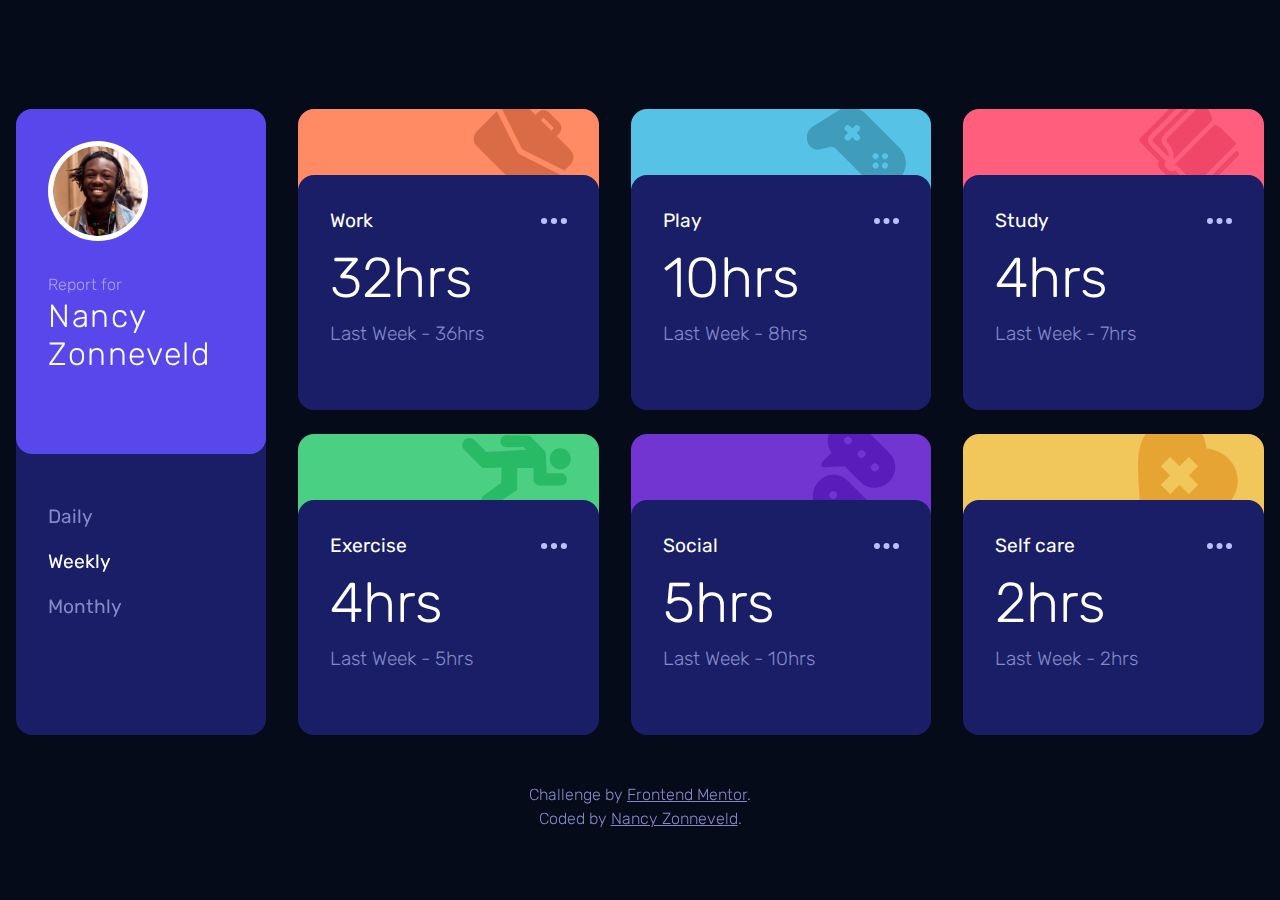
<file: index.html>
<!DOCTYPE html>
<html>

<head>
  <meta charset="UTF-8">
  <meta name="viewport" content="width=device-width, initial-scale=1.0">
  <!-- displays site properly based on user's device -->

  <link rel="icon" type="image/png" sizes="32x32" href="./images/favicon-32x32.png">


  <link rel="preconnect" href="https://fonts.googleapis.com">
  <link rel="preconnect" href="https://fonts.gstatic.com" crossorigin>
  <link href="https://fonts.googleapis.com/css2?family=Rubik:ital,wght@0,300..900;1,300..900&display=swap"
    rel="stylesheet">

  <link rel="stylesheet" type="text/css" href="reset.css" />
  <link rel="stylesheet" type="text/css" href="style.css" />


  <title>Frontend Mentor | Time tracking dashboard</title>

</head>

<body>

  <div class="desktop-container">

    <div class="list">

      <div class="first-card person">
        <div class="cover-person">
          <img src="image-jeremy.png" alt="profile photo of the user"></img>
          <div class="report-info">
            <p class="report">Report for</p>
            <p class="name">Nancy Zonneveld</p>
          </div>
        </div>
        <div class="info-person">

          <a href="daily.html">Daily</a>
          <a href="#" class="active">Weekly</a>
          <a href="monthly.html">Monthly</a>

        </div>
      </div>


      <div class="card work">
        <div class="cover">
          <img src="icon-work.svg"></img>
        </div>
        <div class="card-info">
          <div class="first-group">
            <div class="activity">
              <h1>Work</h1>
            </div>
            <div class="icon"><a href=""><img src="icon-ellipsis.svg" alt="more info"></a></div>
          </div>
          <div class="second-group">
            <div class="hours">32hrs</div>
            <div class="previous">Last Week - 36hrs</div>
          </div>
        </div>
      </div>


      <div class="card play">
        <div class="cover">
          <img src="icon-play.svg"></img>
        </div>
        <div class="card-info">
          <div class="first-group">
            <div class="activity">
              <h1>Play</h1>
            </div>
            <div class="icon"><a href=""><img src="icon-ellipsis.svg" alt="more info"></a></div>
          </div>
          <div class="second-group">
            <div class="hours">10hrs</div>
            <div class="previous">Last Week - 8hrs</div>
          </div>
        </div>
      </div>

      <div class="card study">
        <div class="cover">
          <img src="icon-study.svg"></img>
        </div>
        <div class="card-info">
          <div class="first-group">
            <div class="activity">
              <h1>Study</h1>
            </div>
            <div class="icon"><a href=""><img src="icon-ellipsis.svg" alt="more info"></a></div>
          </div>
          <div class="second-group">
            <div class="hours">4hrs</div>
            <div class="previous">Last Week - 7hrs</div>
          </div>
        </div>
      </div>

      <div class="card exercise">
        <div class="cover">
          <img src="icon-exercise.svg"></img>
        </div>
        <div class="card-info">
          <div class="first-group">
            <div class="activity">
              <h1>Exercise</h1>
            </div>
            <div class="icon"><a href=""><img src="icon-ellipsis.svg" alt="more info"></a></div>
          </div>
          <div class="second-group">
            <div class="hours">4hrs</div>
            <div class="previous">Last Week - 5hrs</div>
          </div>
        </div>
      </div>



      <div class="card social">
        <div class="cover">
          <img src="icon-social.svg"></img>
        </div>
        <div class="card-info">
          <div class="first-group">
            <div class="activity">
              <h1>Social</h1>
            </div>
            <div class="icon"><a href=""><img src="icon-ellipsis.svg" alt="more info"></a></div>
          </div>
          <div class="second-group">
            <div class="hours">5hrs</div>
            <div class="previous">Last Week - 10hrs</div>
          </div>
        </div>
      </div>

      <div class="card selfcare">
        <div class="cover">
          <img src="icon-self-care.svg"></img>
        </div>
        <div class="card-info">
          <div class="first-group">
            <div class="activity">
              <h1>Self care</h1>
            </div>
            <div class="icon"><a href=""><img src="icon-ellipsis.svg" alt="more info"></a></div>
          </div>
          <div class="second-group">
            <div class="hours">2hrs</div>
            <div class="previous">Last Week - 2hrs</div>
          </div>
        </div>
      </div>
    </div>

    <div class="attribution">
      <p>Challenge by <a href="https://www.frontendmentor.io?ref=challenge" target="_blank">Frontend Mentor</a>.</p>
      <p>Coded by <a href="https://www.webbannerlatenmaken.nl">Nancy Zonneveld</a>.</p>
    </div>

  </div>

</body>

</html>
</file>
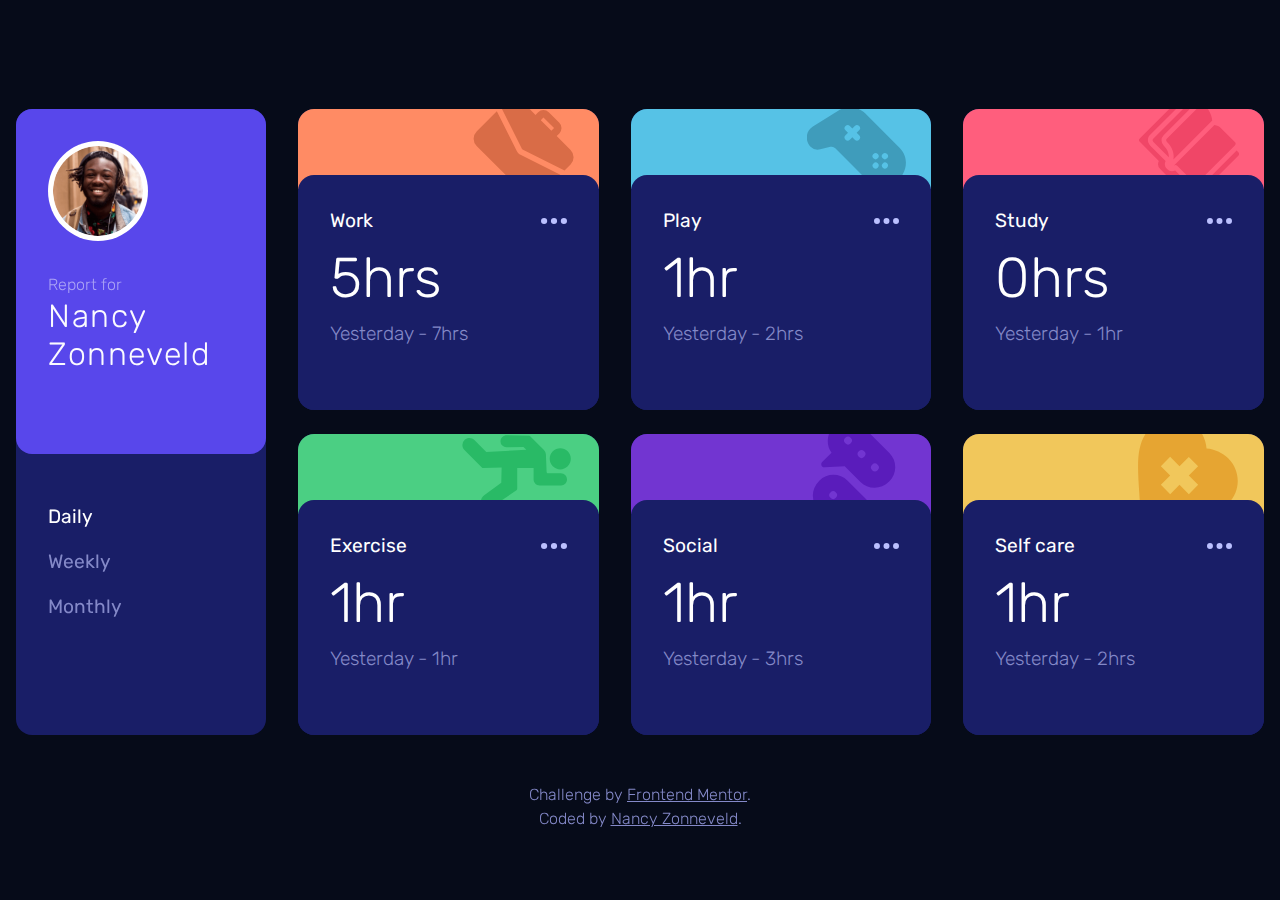
<file: daily.html>
<!DOCTYPE html>
<html>

<head>
  <meta charset="UTF-8">
  <meta name="viewport" content="width=device-width, initial-scale=1.0">
  <!-- displays site properly based on user's device -->

  <link rel="icon" type="image/png" sizes="32x32" href="./images/favicon-32x32.png">


  <link rel="preconnect" href="https://fonts.googleapis.com">
  <link rel="preconnect" href="https://fonts.gstatic.com" crossorigin>
  <link href="https://fonts.googleapis.com/css2?family=Rubik:ital,wght@0,300..900;1,300..900&display=swap"
    rel="stylesheet">

  <link rel="stylesheet" type="text/css" href="reset.css" />
  <link rel="stylesheet" type="text/css" href="style.css" />


  <title>Frontend Mentor | Time tracking dashboard</title>

</head>

<body>

  <div class="desktop-container">

    <div class="list">

      <div class="first-card person">
        <div class="cover-person">
          <img src="image-jeremy.png" alt="profile photo of the user"></img>
          <div class="report-info">
            <p class="report">Report for</p>
            <p class="name">Nancy Zonneveld</p>
          </div>
        </div>
        <div class="info-person">

          <a href="#" class="active">Daily</a>
          <a href="index.html">Weekly</a>
          <a href="monthly.html">Monthly</a>

        </div>
      </div>


      <div class="card work">
        <div class="cover">
          <img src="icon-work.svg"></img>
        </div>
        <div class="card-info">
          <div class="first-group">
            <div class="activity">
              <h1>Work</h1>
            </div>
            <div class="icon"><a href=""><img src="icon-ellipsis.svg" alt="more info"></a></div>
          </div>
          <div class="second-group">
            <div class="hours">5hrs</div>
            <div class="previous">Yesterday - 7hrs</div>
          </div>
        </div>
      </div>


      <div class="card play">
        <div class="cover">
          <img src="icon-play.svg"></img>
        </div>
        <div class="card-info">
          <div class="first-group">
            <div class="activity">
              <h1>Play</h1>
            </div>
            <div class="icon"><a href=""><img src="icon-ellipsis.svg" alt="more info"></a></div>
          </div>
          <div class="second-group">
            <div class="hours">1hr</div>
            <div class="previous">Yesterday - 2hrs</div>
          </div>
        </div>
      </div>

      <div class="card study">
        <div class="cover">
          <img src="icon-study.svg"></img>
        </div>
        <div class="card-info">
          <div class="first-group">
            <div class="activity">
              <h1>Study</h1>
            </div>
            <div class="icon"><a href=""><img src="icon-ellipsis.svg" alt="more info"></a></div>
          </div>
          <div class="second-group">
            <div class="hours">0hrs</div>
            <div class="previous">Yesterday - 1hr</div>
          </div>
        </div>
      </div>

      <div class="card exercise">
        <div class="cover">
          <img src="icon-exercise.svg"></img>
        </div>
        <div class="card-info">
          <div class="first-group">
            <div class="activity">
              <h1>Exercise</h1>
            </div>
            <div class="icon"><a href=""><img src="icon-ellipsis.svg" alt="more info"></a></div>
          </div>
          <div class="second-group">
            <div class="hours">1hr</div>
            <div class="previous">Yesterday - 1hr</div>
          </div>
        </div>
      </div>



      <div class="card social">
        <div class="cover">
          <img src="icon-social.svg"></img>
        </div>
        <div class="card-info">
          <div class="first-group">
            <div class="activity">
              <h1>Social</h1>
            </div>
            <div class="icon"><a href=""><img src="icon-ellipsis.svg" alt="more info"></a></div>
          </div>
          <div class="second-group">
            <div class="hours">1hr</div>
            <div class="previous">Yesterday - 3hrs</div>
          </div>
        </div>
      </div>

      <div class="card selfcare">
        <div class="cover">
          <img src="icon-self-care.svg"></img>
        </div>
        <div class="card-info">
          <div class="first-group">
            <div class="activity">
              <h1>Self care</h1>
            </div>
            <div class="icon"><a href=""><img src="icon-ellipsis.svg" alt="more info"></a></div>
          </div>
          <div class="second-group">
            <div class="hours">1hr</div>
            <div class="previous">Yesterday - 2hrs</div>
          </div>
        </div>
      </div>
    </div>

    <div class="attribution">
      <p>Challenge by <a href="https://www.frontendmentor.io?ref=challenge" target="_blank">Frontend Mentor</a>.</p>
      <p>Coded by <a href="https://www.webbannerlatenmaken.nl">Nancy Zonneveld</a>.</p>
    </div>

  </div>

</body>

</html>
</file>
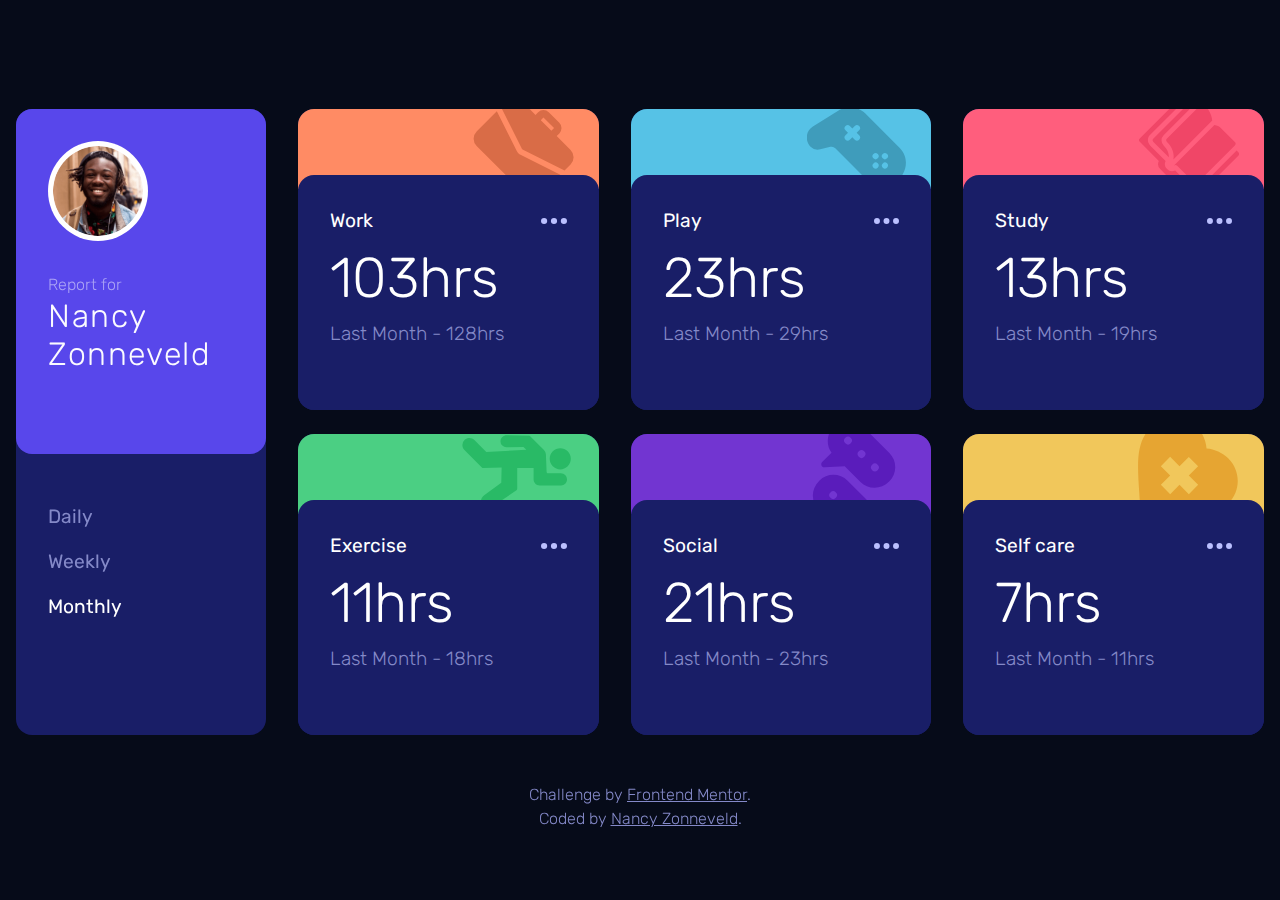
<file: monthly.html>
<!DOCTYPE html>
<html>

<head>
  <meta charset="UTF-8">
  <meta name="viewport" content="width=device-width, initial-scale=1.0">
  <!-- displays site properly based on user's device -->

  <link rel="icon" type="image/png" sizes="32x32" href="./images/favicon-32x32.png">


  <link rel="preconnect" href="https://fonts.googleapis.com">
  <link rel="preconnect" href="https://fonts.gstatic.com" crossorigin>
  <link href="https://fonts.googleapis.com/css2?family=Rubik:ital,wght@0,300..900;1,300..900&display=swap"
    rel="stylesheet">

  <link rel="stylesheet" type="text/css" href="reset.css" />
  <link rel="stylesheet" type="text/css" href="style.css" />


  <title>Frontend Mentor | Time tracking dashboard</title>

</head>

<body>

  <div class="desktop-container">

    <div class="list">

      <div class="first-card person">
        <div class="cover-person">
          <img src="image-jeremy.png" alt="profile photo of the user"></img>
          <div class="report-info">
            <p class="report">Report for</p>
            <p class="name">Nancy Zonneveld</p>
          </div>
        </div>
        <div class="info-person">

          <a href="daily.html">Daily</a>
          <a href="index.html">Weekly</a>
          <a href="#" class="active">Monthly</a>

        </div>
      </div>


      <div class="card work">
        <div class="cover">
          <img src="icon-work.svg"></img>
        </div>
        <div class="card-info">
          <div class="first-group">
            <div class="activity">
              <h1>Work</h1>
            </div>
            <div class="icon"><a href=""><img src="icon-ellipsis.svg" alt="more info"></a></div>
          </div>
          <div class="second-group">
            <div class="hours">103hrs</div>
            <div class="previous">Last Month - 128hrs</div>
          </div>
        </div>
      </div>


      <div class="card play">
        <div class="cover">
          <img src="icon-play.svg"></img>
        </div>
        <div class="card-info">
          <div class="first-group">
            <div class="activity">
              <h1>Play</h1>
            </div>
            <div class="icon"><a href=""><img src="icon-ellipsis.svg" alt="more info"></a></div>
          </div>
          <div class="second-group">
            <div class="hours">23hrs</div>
            <div class="previous">Last Month - 29hrs</div>
          </div>
        </div>
      </div>

      <div class="card study">
        <div class="cover">
          <img src="icon-study.svg"></img>
        </div>
        <div class="card-info">
          <div class="first-group">
            <div class="activity">
              <h1>Study</h1>
            </div>
            <div class="icon"><a href=""><img src="icon-ellipsis.svg" alt="more info"></a></div>
          </div>
          <div class="second-group">
            <div class="hours">13hrs</div>
            <div class="previous">Last Month - 19hrs</div>
          </div>
        </div>
      </div>

      <div class="card exercise">
        <div class="cover">
          <img src="icon-exercise.svg"></img>
        </div>
        <div class="card-info">
          <div class="first-group">
            <div class="activity">
              <h1>Exercise</h1>
            </div>
            <div class="icon"><a href=""><img src="icon-ellipsis.svg" alt="more info"></a></div>
          </div>
          <div class="second-group">
            <div class="hours">11hrs</div>
            <div class="previous">Last Month - 18hrs</div>
          </div>
        </div>
      </div>



      <div class="card social">
        <div class="cover">
          <img src="icon-social.svg"></img>
        </div>
        <div class="card-info">
          <div class="first-group">
            <div class="activity">
              <h1>Social</h1>
            </div>
            <div class="icon"><a href=""><img src="icon-ellipsis.svg" alt="more info"></a></div>
          </div>
          <div class="second-group">
            <div class="hours">21hrs</div>
            <div class="previous">Last Month - 23hrs</div>
          </div>
        </div>
      </div>

      <div class="card selfcare">
        <div class="cover">
          <img src="icon-self-care.svg"></img>
        </div>
        <div class="card-info">
          <div class="first-group">
            <div class="activity">
              <h1>Self care</h1>
            </div>
            <div class="icon"><a href=""><img src="icon-ellipsis.svg" alt="more info"></a></div>
          </div>
          <div class="second-group">
            <div class="hours">7hrs</div>
            <div class="previous">Last Month - 11hrs</div>
          </div>
        </div>
      </div>
    </div>

    <div class="attribution">
      <p>Challenge by <a href="https://www.frontendmentor.io?ref=challenge" target="_blank">Frontend Mentor</a>.</p>
      <p>Coded by <a href="https://www.webbannerlatenmaken.nl">Nancy Zonneveld</a>.</p>
    </div>

  </div>
</body>

</html>
</file>
<file: style.css>
body {
  font-family: Rubik, sans-serif;
  font-weight: 300;
  color: white;
  background-color: hsl(224deg 63% 6% / 100%);

  --light-purple: hsl(235deg 38% 65% / 100%);
  --dark-purple: hsl(236deg 61% 25% / 100%);
  --width-card: max(300px, 80vw);
  --width-card-medium: max(310px, 96%);
  --width-card-desktop: clamp(220px, 100%, 400px);
}

.list {
  display: grid;
  grid-auto-flow: row;
  margin-bottom: 3rem;

  /* Eerste kaartje */
  grid-template-rows: fit-content;
  margin-top: 2.5rem;

  /* Alle volgende kaartjes */
  grid-auto-rows: fit-content;
  row-gap: 1.5rem;
  justify-items: center;

}

.card {
  background-color: var(--dark-purple);
  width: var(--width-card);
  border-radius: 1rem;
}

.card .cover {
  display: flex;
  justify-content: flex-end;
  height: 80px;
  width: 100%;
  border-radius: 1rem 1rem 0 0;
  overflow: hidden;
  margin-bottom: 1rem;
}

.card .cover img {
  height: 135px;
  width: auto;
  object-fit: cover;
  margin-top: -17px;
  margin-right: 0.5rem;

}

.card-info {
  display: flex;
  flex-direction: column;
  justify-content: flex-start;
  padding: 2rem 1rem;
  background-color: var(--dark-purple);
  border-radius: 1rem;
  width: max(300px, 80vw);
  margin-top: -30px;
  z-index: 1;
  position: relative;
}

/* Dat hier relative moest heb ik van ChatGPT. 
Ik ga nog even een extra video over position kijken, want dat had ik niet snel zelf verzonnen.*/

.card .first-group,
.card .second-group {
  display: flex;
  flex-direction: row;
  justify-content: space-between;
  align-items: center;
}

.card .activity h1 {
  margin: 0;
  font-size: 1.2em;
  font-weight: 400;
}

.card .previous {
  font-size: 1.2em;
  color: var(--light-purple);
  text-align: right;
  padding-left: 0.5em;
}

.card .icon img {
  height: 6px;
  width: auto;
}

.card .hours {
  font-size: 2.5em;
}


.work .cover {
  background-color: #ff8b64;
}

.play .cover {
  background-color: #56c2e6;
}

.study .cover {
  background-color: #ff5e7d;
}

.exercise .cover {
  background-color: #4bcf83;
}

.exercise .cover img {
  height: 100px;
  margin-top: 0;
}

.social .cover {
  background-color: #7235d1;
}

.social .cover img {
  height: 200px;
  margin-top: -35px;
}


.selfcare .cover {
  background-color: #f1c75b;
}

.selfcare .cover img {
  margin-top: -30px;
}


/* eerste kaartje */

.first-card {
  background-color: var(--dark-purple);
  width: var(--width-card);
  border-radius: 1rem;
}

.cover-person {
  display: flex;
  align-items: center;
  background-color: hsl(246deg 80% 60% / 100%);
  border-radius: 1rem;
  padding-top: 2rem;
  padding-bottom: 2rem;
  width: 100%;
}

.cover-person img {
  width: 100px;
  margin-right: 1.2rem;
  margin-left: 1rem;
  padding: 5px;

  /* border gemaakt met padding anders heb je een anti-alias probleem */
  background-color: white;
  border-radius: 50%;
}

.report {
  color: hsl(246deg 80% 80% / 100%);
}

/* width is nodig om overflow breakword uit reset css te laten werken bij een lange achternaam */
.report-info {
  width: calc(var(--width-card) - 130px);
}


.name {
  color: #fbfaff;
  font-size: 1.5em;
  letter-spacing: .1rem;
  line-height: 1.1em;
  padding-right: 0.5rem;
}

.info-person {
  display: flex;
  justify-content: space-around;
  margin-top: 1.2rem;
  margin-bottom: 1.2rem;
  font-size: 1.3em;
  color: var(--light-purple);
  font-weight: 400;
  border-radius: 1em;
}

.info-person a {
  color: var(--light-purple);
  text-decoration: none;
}

.info-person a:hover {
  color: white;
}

.info-person .active {
  color: white;
  cursor: default;
}

.card-info:hover {
  background-color: hsl(236deg 45% 30% / 100%);
  cursor: pointer;
}

.card-info:hover .icon {
  animation: pulse 2s infinite;
}

@keyframes pulse {
  0% {
    transform: scale(1);
  }

  50% {
    transform: scale(1.3);
  }

  100% {
    transform: scale(1);
  }
}

.attribution,
.attribution a {
  color: var(--light-purple);
  text-align: center;
}

@media (width >=690px) {
  .list {
    grid-template-columns: 1fr 1fr;
    grid-auto-flow: row;
    margin-left: 1rem;
    margin-right: 1rem;
  }

  /* De volgende 2 stukjes code via een hulplijn. Anders kreeg ik .first-card niet even breed als de kaartjes  */

  .card:nth-of-type(even) {
    justify-self: left;
  }

  .card:nth-of-type(odd) {
    justify-self: right;
  }

  .first-card {
    grid-column: 1 / -1;
    width: 100%;
  }

  .card {
    width: var(--width-card-medium);
  }

  .card-info {
    width: 100%;
  }

}

@media (width >=1050px) {

  /* Dit stukje code heb ik van https://www.joshwcomeau.com/css/center-a-div/ */

  .desktop-container {
    position: fixed;
    inset: 0px;
    height: fit-content;
    max-width: 100vw;
    max-height: 100vh;
    margin: auto;
  }

  .list {
    grid-template-columns: 250px 1fr 1fr 1fr;
    grid-auto-flow: row;
    column-gap: 2rem;
  }

  .first-card {
    grid-column-start: 1;
    grid-column-end: 2;
    grid-row-start: 1;
    grid-row-end: 3;
    width: 100%;
    height: 100%;
  }

  .cover-person {
    display: flex;
    flex-direction: column;
    align-items: flex-start;
    padding-left: 2rem;
  }

  .cover-person img {
    margin-left: 0;
  }

  .name {
    font-size: 2rem;
    line-height: 1.2em;
  }

  .report-info {
    margin-top: 2rem;
    margin-bottom: 3rem;
    width: 220px;
  }

  .info-person {
    flex-direction: column;
    justify-content: space-around;
    margin-left: 2rem;
    font-size: 1.2rem;
    margin-top: 3.1rem;
  }

  .info-person a {
    margin-bottom: 1rem;
  }

  .card {
    width: var(--width-card-desktop);
  }

  .card-info {
    height: 235px;
  }


  .card .cover img {
    transform: scale(0.75);
  }

  .work .cover img {
    margin-top: -28px;
  }

  .play .cover img {
    margin-top: -20px;
  }

  .study .cover img {
    margin-top: -30px;
  }

  .exercise .cover img {
    margin-top: -12px;
  }

  .social .cover img {
    margin-top: -47px;
  }

  .selfcare .cover img {
    margin-top: -35px;
  }

  .card .first-group,
  .card .second-group {
    margin-left: 1rem;
  }

  .card .second-group {
    display: block;
  }

  .card .previous {
    text-align: left;
    padding-left: 0;
  }

  .card .hours {
    font-size: 3.5em;
  }

  .card .icon {
    margin-right: 1rem;
  }

  .card:nth-of-type(even) {
    justify-self: auto;
  }

  .card:nth-of-type(odd) {
    justify-self: auto;
  }

}

@media (width >=1300px) {

  .desktop-container {
    width: 1300px;
  }

}
</file>
